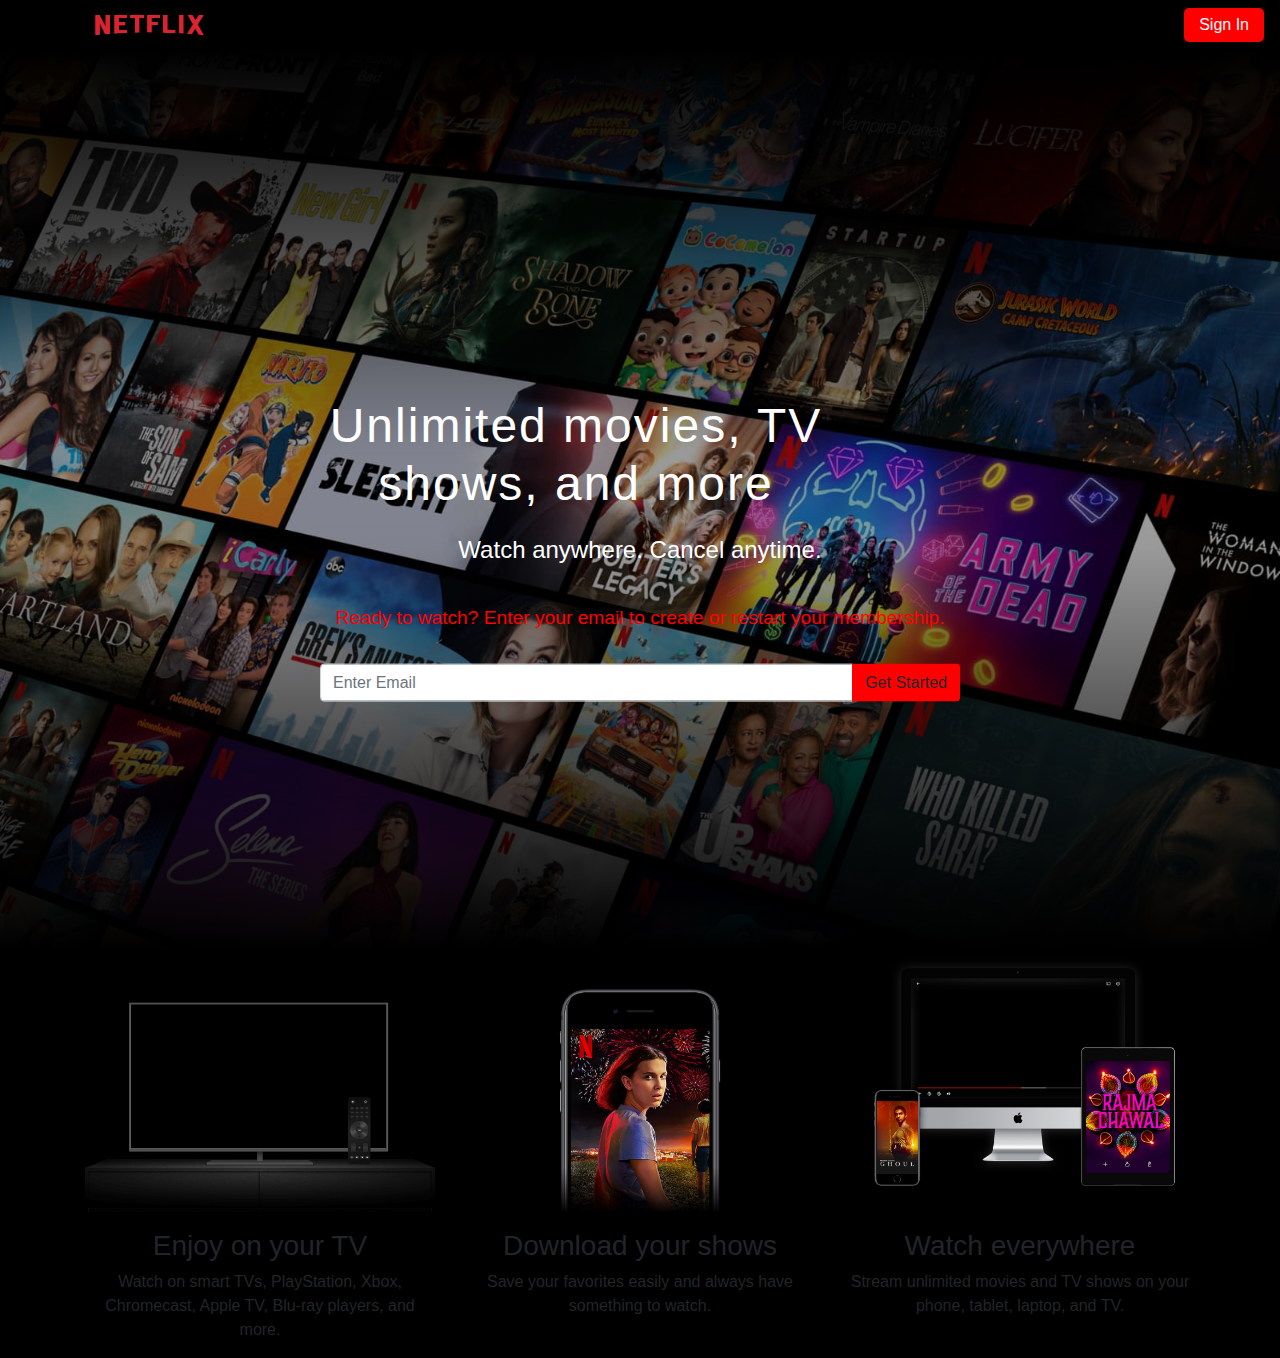
<file: Netflixclone/index.html>
<!DOCTYPE html>
<html lang="en">
<head>
    <meta charset="UTF-8">
    <meta name="viewport" content="width=device-width, initial-scale=1.0">
    <meta http-equiv="X-UA-Compatible" content="IE=edge">
    <link rel="icon" href="assests/nficon.ico">
    <title>Netflix – Watch TV Shows Online, Watch Movies Online</title>
    <link rel="stylesheet" href="https://maxcdn.bootstrapcdn.com/bootstrap/4.5.2/css/bootstrap.min.css">
    <link rel="stylesheet" href="style.css"> 
</head> 
<body>
    <nav class="navbar navbar-expand-lg navbar-light bg-light">
        <a class="navbar-brand" href="#">
          <section class="container">
            <div class="head">
              <img src="assests/netflixlogo.jpg" alt="" height="40">

            </div>
          </section>
            
        </a>
        <button class="navbar-toggler" type="button" data-toggle="collapse" data-target="#navbarNav" aria-controls="navbarNav" aria-expanded="false" aria-label="Toggle navigation" style="background-color: red;">
            <span class="navbar-toggler-icon"></span>
        </button>
        <div class="collapse navbar-collapse justify-content-end" id="navbarNav">
            <ul class="navbar-nav">
                <li class="nav-item">
                    <a class="nav-link" href="#">Sign In</a>
                </li>
            </ul>
        </div>
    </nav>

    <section class="banner">
        <img src="assests/netfliximg.jpg" alt="Netflix Banner" class="fit">
        <div class="container">
            <div  class="box">
                <div class="heading"><div class="banner-content text-center">
                <h2 class="mt-4">Unlimited movies, TV shows, and more</h2>
                <h5>Watch anywhere. Cancel anytime.</h5>
                <p>Ready to watch? Enter your email to create or restart your membership.</p>
                <div class="input-group mb-3">
                    <input type="text" class="form-control" placeholder="Enter Email" aria-label="Enter Email" aria-describedby="basic-addon2" maxlength="30">

                    <div class="input-group-append">
                        <a href="moviezone.html" class="btn btn-red">Get Started</a>
                    </div>
                </div>
            </div>
        </div>
    </section>

    <section class="features">
        <div class="container text-center">
            <div class="row">
                <div class="col-md-4">
                    <img src="assests/part1.png" alt="Enjoy on your TV" class="img-fluid">
                    <h3 class="mt-3">Enjoy on your TV</h3>
                    <p>Watch on smart TVs, PlayStation, Xbox, Chromecast, Apple TV, Blu-ray players, and more.</p>
                </div>
                <div class="col-md-4">
                    <img src="assests/part2.jpg" alt="Download your shows" class="img-fluid">
                    <h3 class="mt-3">Download your shows</h3>
                    <p>Save your favorites easily and always have something to watch.</p>
                </div>
                <div class="col-md-4">
                    <img src="assests/part3img.png" alt="Watch everywhere" class="img-fluid">
                    <h3 class="mt-3">Watch everywhere</h3>
                    <p>Stream unlimited movies and TV shows on your phone, tablet, laptop, and TV.</p>
                </div>
            </div>
        </div>
    </section>

    <script src="https://code.jquery.com/jquery-3.5.1.slim.min.js"></script>
    <script src="https://cdn.jsdelivr.net/npm/@popperjs/core@2.5.3/dist/umd/popper.min.js"></script>
    <script src="https://maxcdn.bootstrapcdn.com/bootstrap/4.5.2/js/bootstrap.min.js"></script>
</body>
</html>
</file>
<file: Netflixclone/style.css>
*{
    margin: 0;
    padding: 0;
    /* background-color: black; */
}

body{
    font-family: Arial, Helvetica, sans-serif;
     background-color: black; 
}

.container .head {
    position: absolute;
    top: 10;
    left: 10;
    display: flex;
    justify-content: space-between;
    align-items: center;
    width: 90%;
    padding: 0px 50px;
    z-index: 1000000;
}

.bg-light {
    background-color: #000!important;
}

.navbar-nav .nav-item .nav-link {
    background-color: red;
    color: white; /* You may also want to change the text color for visibility */
    border: none; /* Remove any border if present */
    border-radius: 5px; /* Add some rounded corners for a nicer look */
    padding: 5px 15px; /* Adjust padding to your preference */
}s

.navbar {
    position: relative;
    display: -ms-flexbox;
    display: flex;
    -ms-flex-wrap: wrap;
    flex-wrap: wrap;
    -ms-flex-align: center;
    align-items: center;
    -ms-flex-pack: justify;
    justify-content: space-between;
    padding: .5rem 1rem;
}
article, aside, figcaption, figure, footer, header, hgroup, main, nav, section {
    display: block;
}


element.style {
}
.navbar-light .navbar-toggler {
    color: red;
    border-color: red;
}
[type=button]:not(:disabled), [type=reset]:not(:disabled), [type=submit]:not(:disabled), button:not(:disabled) {
    cursor: pointer;
}
.navbar-toggler {
    padding: .25rem .75rem;
    font-size: 1.25rem;
    line-height: 1;
    background-color: red;
    border: 1px solid transparent;
    border-radius: .25rem;
}

.container .head img{
    width: 13%;
}

.btn {
    display: inline-block;
    font-weight: 400;
    color: #212529;
    text-align: center;
    vertical-align: middle;
    -webkit-user-select: none;
    -moz-user-select: none;
    -ms-user-select: none;
    user-select: none;
    background-color: red;
    border: 1px solid transparent;
    padding: .375rem .75rem;
    font-size: 1rem;
    line-height: 1.5;
    border-radius: .25rem;
    transition: color .15s ease-in-out,background-color .15s ease-in-out,border-color .15s ease-in-out,box-shadow .15s ease-in-out;
}

.container .head a{
    color: black;
    text-decoration: none;
    background-color: black;
    padding: 8px 15px;
    border-radius: 5px;
}

.banner{
    width: 100%;
    height: 100vh;
    position: relative;
    display: flex;
    justify-content: center;
    align-items: center;
}

.banner .fit{
    width: 100%;
    height: 100%;
    position: absolute;
    top: 0;
    left: 0;
    object-fit: cover;
}
.banner .box{
    position: absolute;
    top: 55%;
    left: 50%;
    transform: translate(-50%, -50%);
    z-index: 1000;
}
.banner .box .heading{
    display: flex;
    flex-direction: column;
    justify-content: center;
    align-items: center;
    text-align: center;
}
.banner .box .heading h2{
    font-size: 3em;
    color:white;
    letter-spacing: 2px;
    width: 80%;
}
.banner .box .heading h5{
    font-size: 1.5em;
    color: white;
    font-weight: 300;
    padding: 1rem 0;
}
.btn-custom {
    background-color: #E50914; /* Red color code */
    color: white; /* Text color */
    border: none; /* Remove button border */
}

.btn-custom:hover {
    background-color: #FF0000; /* Red color code on hover */
    color: white; /* Text color on hover */
}

.banner .box .heading p{
    font-size: 1.2em;
    color: red;
    font-weight: 300;
    padding: 15px 0;
    /* padding-bottom: 20px; */
}
.banner .box .Email{
    display: flex;
    flex-direction: row;
    justify-content: center;
    align-items: center;
}
.banner .box .Email input{
    font-size: 16px;
    color: rgb(0, 0, 0);
    height: 50px;
    min-width: 400px;
    outline: none;
    border-radius: 2px;
    border: 1px solid red;
    align-items: center;
    padding: 10px 10px 0 0;
}
.banner .box .Email input::placeholder{
    position: absolute;
    top: 22px;
    left: 15px;
}
.banner .box .Email a{
    text-decoration: none;
    /* text-transform: uppercase; */
    color: red;
    font-weight: 400;
    background: black;
    line-height: 61px;
    border-radius: 2px;
    min-width: 200px;
    font-size: 1.625rem;
    padding: 0 30px;
    letter-spacing: 0.1px;
    text-align: center;
}
.banner:before{
    content: '';
    position: absolute;
    top: 0;
    left: 0;
    width: 100%;
    height: 500px;
    z-index: 1;
    background: linear-gradient(to bottom,#000,transparent);
}
.banner:after{
    content: '';
    position: absolute;
    bottom: 0;
    left: 0;
    width: 100%;
    height: 500px;
    z-index: 1;
    background: linear-gradient(to top,#000,transparent);
}
.card-1,
.card-2,
.card-3,
.card-4{
    border-top: 8px solid black;
    padding: 50px;
    color: black;
}

.card-1{
    position: relative;
    display: inline-grid;
    grid-template-columns: 50% 40%;
    text-align: left;
    align-items: center;
    padding: 25px 100px 50px;
}
.desc-1{
  padding-left: 100px;
  
}
.style-card h1{
    font-size: 3rem;
    padding: 1rem;
    padding-left: 0;

}

.style-card p{
    font-size: 1.7rem;
    line-height: 2rem;
}
.card-1 video{
    position: relative;
    height: 58%;
    width: 100%;
    grid-column: 2/2;
    grid-row: 1/2;
    z-index: -1;
    margin-left:-1%;
}
.card-1 img{
    grid-column: 2/2;
    grid-row: 1/2;
}
.card-2, .card-4{
    position: relative;
    margin: 0 auto;
   
    display: inline-grid;
    justify-content: center;
    grid-template-columns: 40% 40%;
    text-align: left;
    align-items: center;
    padding: 25px 100px 50px;
}

.desc-2, .desc-4{
    padding-left: 100px;
    /* padding-right: 20px; */
}

.card-3{
    position: relative;
    display: inline-grid;
    grid-template-columns: 50% 40%;
    text-align: left;
    align-items: center;
    padding: 25px 100px 50px;
}

.desc-3{
    padding-left: 100px;
}
.card-3 video{
    position: relative;
    top: -75px;
    left: 125px;
    height: 78%;
    width: 60%;
    grid-column: 2/2;
    grid-row: 1/2;
    z-index: -1;
    /* margin-left: 15%; */
}

.card-3 img{
    grid-column: 2/2;
    grid-row: 1/2;
}
</file>
